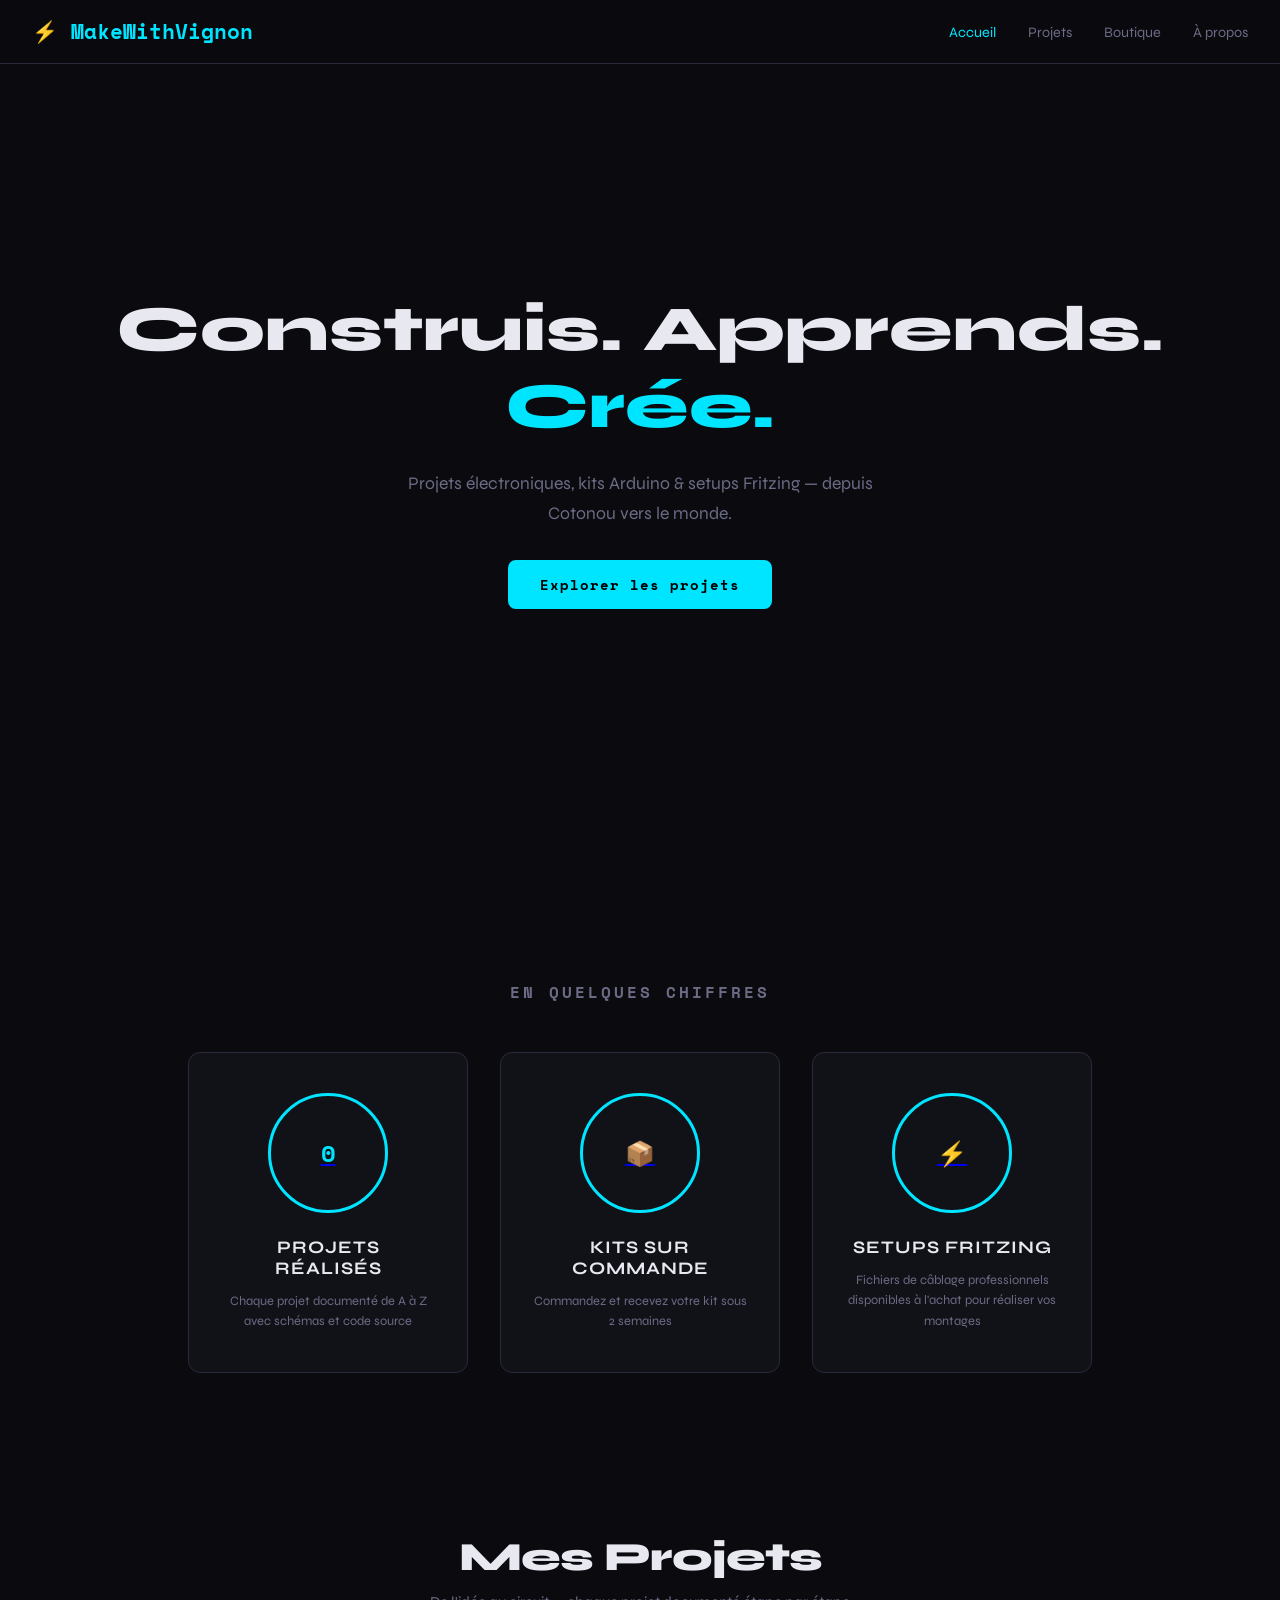
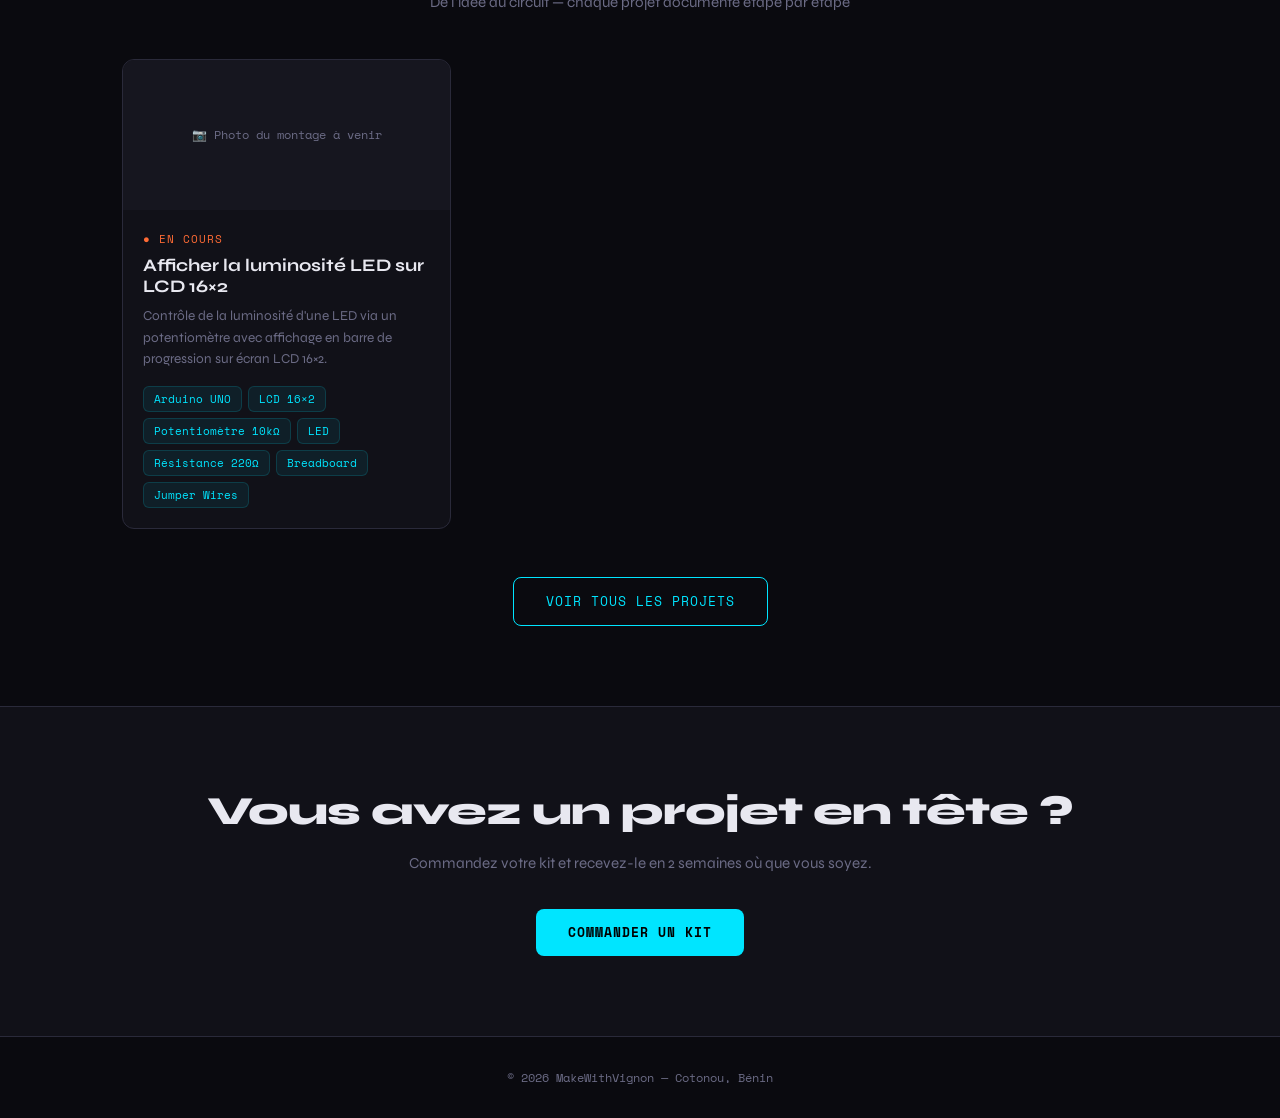
<file: index.html>
<!DOCTYPE html>
<html lang="fr">
<head>
    <meta charset="UTF-8">
    <meta name="viewport" content="width=device-width, initial-scale=1.0">
    <title>MakeWithVignon</title>
    <link href="https://fonts.googleapis.com/css2?family=Syne:wght@400;600;800&family=Space+Mono:wght@400;700&display=swap" rel="stylesheet">
    <link rel="stylesheet" href="css/style.css">
</head>
<body>

    <!-- NAVBAR -->
<nav>
    <div class="logo">⚡ MakeWithVignon</div>
    <ul>
        <li><a href="index.html" class="active">Accueil</a></li>
        <li><a href="projects.html">Projets</a></li>
        <li><a href="shop.html">Boutique</a></li>
        <li><a href="about.html">À propos</a></li>
    </ul>
</nav>

    <!-- HERO -->
    <section class="hero">
        <h1>Construis. Apprends. <span>Crée.</span></h1>
        <p>Projets électroniques, kits Arduino & setups Fritzing — depuis Cotonou vers le monde.</p>
        <a href="projects.html"><button>Explorer les projets</button></a>
    </section>

    <!-- STATS -->
<section class="stats">
    <h2 class="stats-title">En quelques chiffres</h2>
    <div class="stats-grid">
        <div class="stat-card">
  <a href="projects.html">
    <div class="stat-circle">0</div>
  </a>
  <div class="stat-main">Projets réalisés</div>
  <div class="stat-sub">Chaque projet documenté de A à Z avec schémas et code source</div>
</div>

<div class="stat-card">
  <a href="shop.html">
    <div class="stat-circle">📦</div>
  </a>
  <div class="stat-main">Kits sur commande</div>
  <div class="stat-sub">Commandez et recevez votre kit sous 2 semaines</div>
</div>

<div class="stat-card">
  <a href="shop.html">
    <div class="stat-circle">⚡</div>
  </a>
  <div class="stat-main">Setups Fritzing</div>
  <div class="stat-sub">Fichiers de câblage professionnels disponibles à l'achat pour réaliser vos montages</div>
</div>
    </div>
</section>

<!-- PROJETS -->
<section class="projets">
    <div class="projets-header">
        <h2>Mes Projets</h2>
        <p>De l'idée au circuit — chaque projet documenté étape par étape</p>
    </div>
    <div class="projets-grid">
        <div class="projet-card">
            <div class="projet-thumb">
                <div class="projet-placeholder">📷 Photo du montage à venir</div>
            </div>
            <div class="projet-body">
                <div class="projet-statut en-cours">● En cours</div>
                <div class="projet-titre">Afficher la luminosité LED sur LCD 16×2</div>
                <div class="projet-desc">Contrôle de la luminosité d'une LED via un potentiomètre avec affichage en barre de progression sur écran LCD 16×2.</div>
                <div class="projet-composants">
                    <span class="composant">Arduino UNO</span>
                    <span class="composant">LCD 16×2</span>
                    <span class="composant">Potentiomètre 10kΩ</span>
                    <span class="composant">LED</span>
                    <span class="composant">Résistance 220Ω</span>
                    <span class="composant">Breadboard</span>
                    <span class="composant">Jumper Wires</span>
                </div>
            </div>
        </div>
    </div>
    <div class="projets-footer">
        <a href="projects.html"><button>Voir tous les projets</button></a>
    </div>
</section>
<!-- CTA -->
<section class="cta">
    <h2>Vous avez un projet en tête ?</h2>
    <p>Commandez votre kit et recevez-le en 2 semaines où que vous soyez.</p>
    <a href="shop.html"><button>Commander un kit</button></a>
</section>

<!-- FOOTER -->
<footer>
    <p>© 2026 MakeWithVignon — Cotonou, Bénin</p>
</footer>


</body>
</html>
</file>
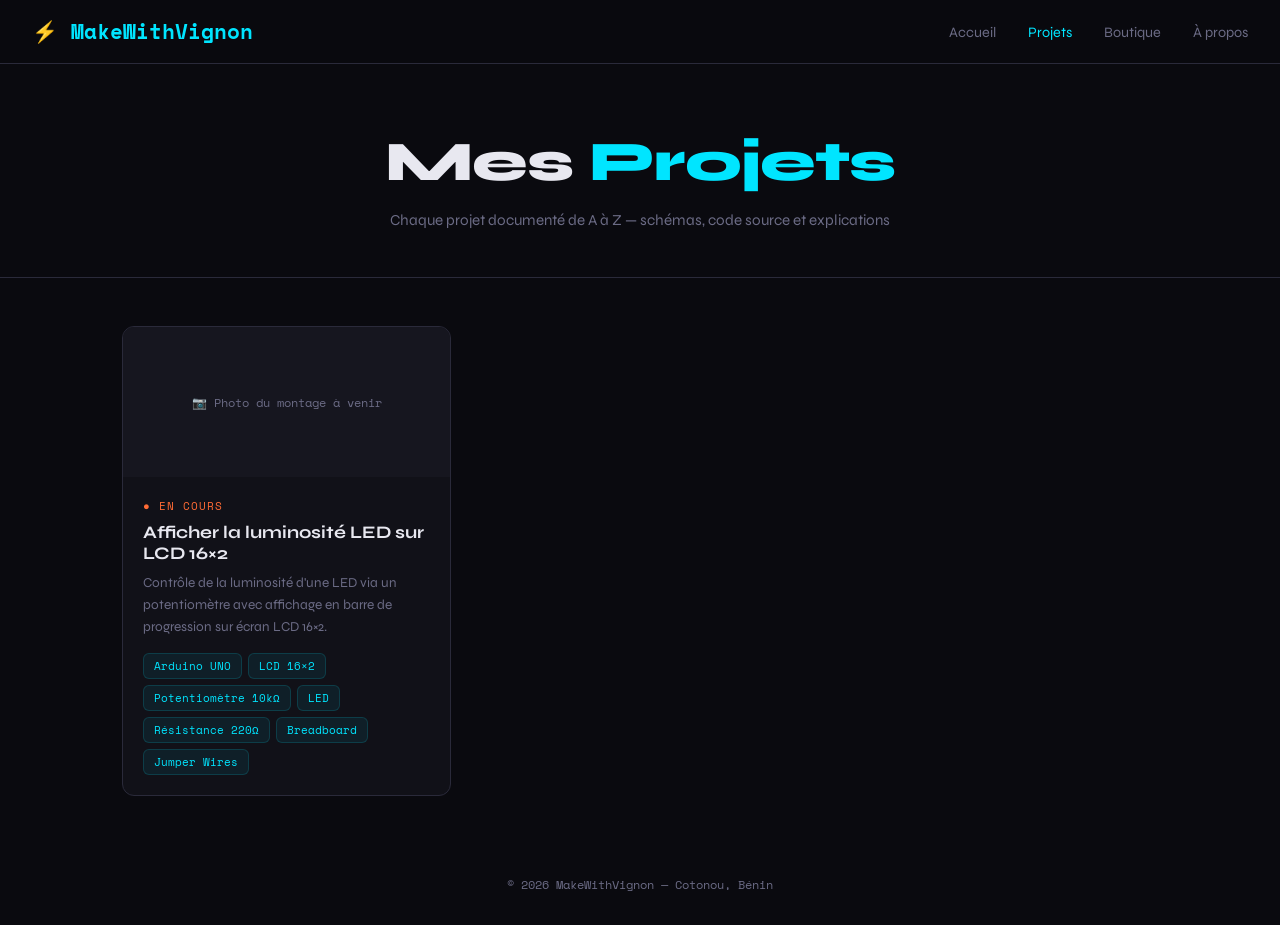
<file: projects.html>
<!DOCTYPE html>
<html lang="fr">
<head>
    <meta charset="UTF-8">
    <meta name="viewport" content="width=device-width, initial-scale=1.0">
    <title>Projets — MakeWithVignon</title>
    <link href="https://fonts.googleapis.com/css2?family=Syne:wght@400;600;800&family=Space+Mono:wght@400;700&display=swap" rel="stylesheet">
    <link rel="stylesheet" href="css/style.css">
</head>
<body>

    <!-- NAVBAR -->
    <nav>
        <div class="logo">⚡ MakeWithVignon</div>
        <ul>
            <li><a href="index.html">Accueil</a></li>
            <li><a href="projects.html" class="active">Projets</a></li>
            <li><a href="shop.html">Boutique</a></li>
            <li><a href="about.html">À propos</a></li>
        </ul>
    </nav>

    <!-- HEADER -->
    <section class="page-header">
        <h1>Mes <span>Projets</span></h1>
        <p>Chaque projet documenté de A à Z — schémas, code source et explications</p>
    </section>

    <!-- PROJETS GRID -->
    <section class="projets-page">
    <div class="projets-grid">
        <div class="projet-card">
            <div class="projet-thumb">
                <div class="projet-placeholder">📷 Photo du montage à venir</div>
            </div>
            <div class="projet-body">
                <div class="projet-statut en-cours">● En cours</div>
                <div class="projet-titre">Afficher la luminosité LED sur LCD 16×2</div>
                <div class="projet-desc">Contrôle de la luminosité d'une LED via un potentiomètre avec affichage en barre de progression sur écran LCD 16×2.</div>
                <div class="projet-composants">
                    <span class="composant">Arduino UNO</span>
                    <span class="composant">LCD 16×2</span>
                    <span class="composant">Potentiomètre 10kΩ</span>
                    <span class="composant">LED</span>
                    <span class="composant">Résistance 220Ω</span>
                    <span class="composant">Breadboard</span>
                    <span class="composant">Jumper Wires</span>
                </div>
            </div>
        </div>
    </div>
    </section>

    <!-- FOOTER -->
    <footer>
        <p>© 2026 MakeWithVignon — Cotonou, Bénin</p>
    </footer>

</body>
</html>
</file>
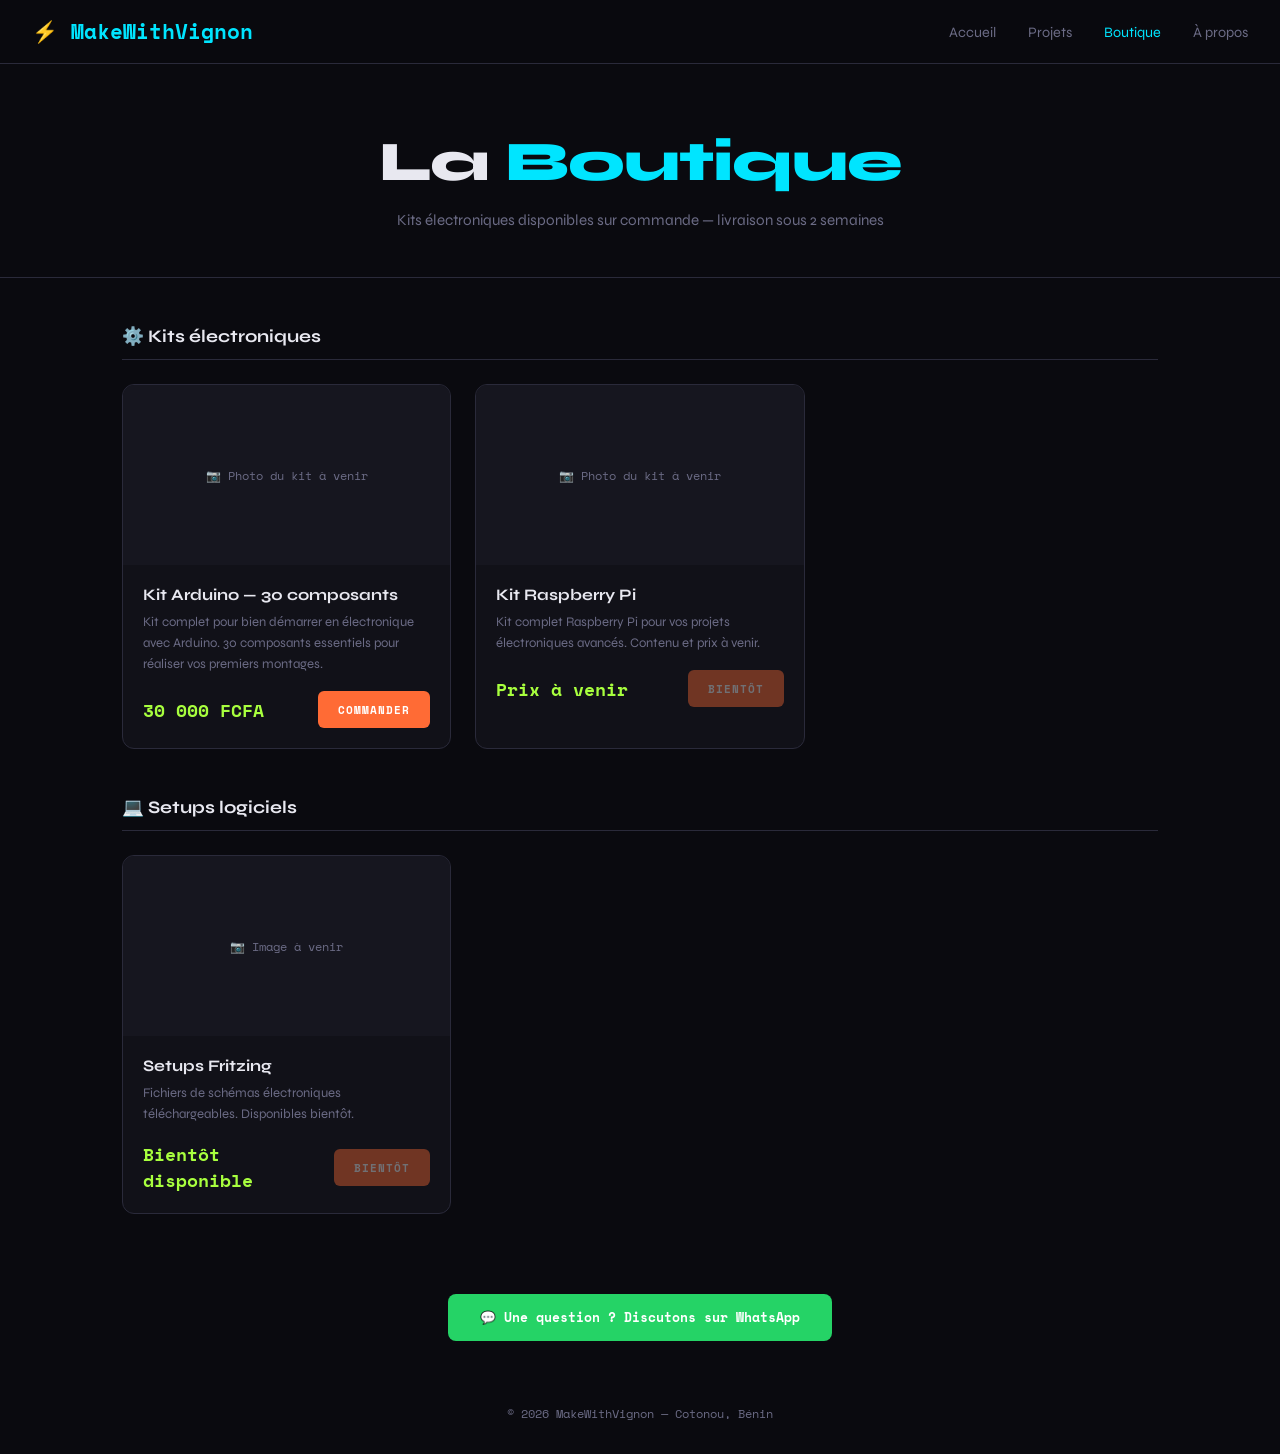
<file: shop.html>
<!DOCTYPE html>
<html lang="fr">
<head>
    <meta charset="UTF-8">
    <meta name="viewport" content="width=device-width, initial-scale=1.0">
    <title>Boutique — MakeWithVignon</title>
    <link href="https://fonts.googleapis.com/css2?family=Syne:wght@400;600;800&family=Space+Mono:wght@400;700&display=swap" rel="stylesheet">
    <link rel="stylesheet" href="css/style.css">
</head>
<body>

    <!-- NAVBAR -->
    <nav>
        <div class="logo">⚡ MakeWithVignon</div>
        <ul>
            <li><a href="index.html">Accueil</a></li>
            <li><a href="projects.html">Projets</a></li>
            <li><a href="shop.html" class="active">Boutique</a></li>
            <li><a href="about.html">À propos</a></li>
        </ul>
    </nav>

    <!-- HEADER -->
    <section class="page-header">
        <h1>La <span>Boutique</span></h1>
        <p>Kits électroniques disponibles sur commande — livraison sous 2 semaines</p>
    </section>

    <!-- KITS -->
    <section class="shop-page">

        <div class="shop-section-title">⚙️ Kits électroniques</div>
        <div class="shop-grid">

            <!-- KIT ARDUINO -->
            <div class="kit-card">
                <div class="kit-thumb">
                    <div class="projet-placeholder">📷 Photo du kit à venir</div>
                </div>
                <div class="kit-body">
                    <div class="kit-nom">Kit Arduino — 30 composants</div>
                    <div class="kit-desc">Kit complet pour bien démarrer en électronique avec Arduino. 30 composants essentiels pour réaliser vos premiers montages.</div>
                    <div class="kit-footer">
                        <div class="kit-prix">30 000 FCFA</div>
                        <button class="btn-commander" onclick="ouvrirFormulaire('Kit Arduino — 30 composants', '30 000 FCFA')">Commander</button>
                    </div>
                </div>
            </div>

            <!-- KIT RASPBERRY -->
            <div class="kit-card">
                <div class="kit-thumb">
                    <div class="projet-placeholder">📷 Photo du kit à venir</div>
                </div>
                <div class="kit-body">
                    <div class="kit-nom">Kit Raspberry Pi</div>
                    <div class="kit-desc">Kit complet Raspberry Pi pour vos projets électroniques avancés. Contenu et prix à venir.</div>
                    <div class="kit-footer">
                        <div class="kit-prix">Prix à venir</div>
                        <button class="btn-commander" disabled style="opacity:0.4;cursor:not-allowed">Bientôt</button>
                    </div>
                </div>
            </div>

        </div>

        <!-- SETUPS -->
        <div class="shop-section-title" style="margin-top:3rem">💻 Setups logiciels</div>
        <div class="shop-grid">
            <div class="kit-card">
                <div class="kit-thumb">
                    <div class="projet-placeholder">📷 Image à venir</div>
                </div>
                <div class="kit-body">
                    <div class="kit-nom">Setups Fritzing</div>
                    <div class="kit-desc">Fichiers de schémas électroniques téléchargeables. Disponibles bientôt.</div>
                    <div class="kit-footer">
                        <div class="kit-prix">Bientôt disponible</div>
                        <button class="btn-commander" disabled style="opacity:0.4;cursor:not-allowed">Bientôt</button>
                    </div>
                </div>
            </div>
        </div>

    </section>

    <!-- WHATSAPP -->
    <div class="whatsapp-btn">
        <a href="https://wa.me/2290141822980?text=Bonjour%20MakeWithVignon%2C%20j%27ai%20une%20question..." target="_blank">
            💬 Une question ? Discutons sur WhatsApp
        </a>
    </div>

    <!-- FORMULAIRE DE COMMANDE -->
    <div class="modal-overlay" id="modalCommande">
        <div class="modal">
            <div class="modal-header">
                <h3>Commander un kit</h3>
                <button class="modal-close" onclick="fermerFormulaire()">✕</button>
            </div>
            <div class="modal-body">
                <div class="field">
                    <label>Nom complet *</label>
                    <input type="text" id="nom" placeholder="Votre nom et prénom">
                </div>
                <div class="field">
                    <label>Numéro de téléphone *</label>
                    <input type="tel" id="telephone" placeholder="Ex: 97000000">
                </div>
                <div class="field">
                    <label>Ville / Quartier *</label>
                    <input type="text" id="adresse" placeholder="Ex: Cotonou, Akpakpa">
                </div>
                <div class="field">
                    <label>Kit choisi</label>
                    <input type="text" id="kit" readonly>
                </div>
                <div class="field">
                    <label>Quantité *</label>
                    <input type="number" id="quantite" value="1" min="1">
                </div>
                <button class="btn-payer" onclick="confirmerCommande()">Confirmer la commande →</button>
            </div>
        </div>
    </div>

    <!-- PAGE CONFIRMATION -->
    <div class="modal-overlay" id="modalConfirmation">
        <div class="modal">
            <div class="modal-header">
                <h3>✅ Commande enregistrée !</h3>
                <button class="modal-close" onclick="fermerConfirmation()">✕</button>
            </div>
            <div class="modal-body">
                <p class="confirmation-text">Merci pour votre commande ! Effectuez votre paiement via Mobile Money puis envoyez la capture du paiement sur WhatsApp.</p>

                <div class="paiement-instructions">
                    <div class="paiement-option">
    <div class="paiement-titre">📱 MTN Mobile Money</div>
    <div class="paiement-code">*880#</div>
    <div class="paiement-detail numero-copy">
        <span>Numéro : 01 62 46 34 76</span>
        <button class="btn-copier" onclick="copierNumero('0162463476', this)">Copier</button>
    </div>
    <div class="paiement-detail">Nom : KANLINHANON Vignon Cadel Lévis</div>
</div>

<div class="paiement-option">
    <div class="paiement-titre">📱 Moov Money</div>
    <div class="paiement-code">*155#</div>
    <div class="paiement-detail numero-copy">
        <span>Numéro : 01 58 14 25 80</span>
        <button class="btn-copier" onclick="copierNumero('0158142580', this)">Copier</button>
    </div>
    <div class="paiement-detail">Nom : KANLINHANON Vignon Cadel Lévis</div>
</div>

<div class="paiement-option" style="border-bottom:none;padding-bottom:0">
    <div class="paiement-titre">📱 Celtiis</div>
    <div class="paiement-code">*555#</div>
    <div class="paiement-detail numero-copy">
        <span>Numéro : 01 47 80 94 13</span>
        <button class="btn-copier" onclick="copierNumero('0147809413', this)">Copier</button>
    </div>
    <div class="paiement-detail">Nom : KANLINHANON Vignon Cadel Lévis</div>
</div>
                </div>

                <a href="https://wa.me/2290141822980?text=Bonjour%2C%20voici%20ma%20capture%20de%20paiement%20pour%20ma%20commande%20MakeWithVignon" target="_blank">
                    <button class="btn-payer" style="margin-top:1rem">📲 Envoyer la capture sur WhatsApp</button>
                </a>
            </div>
        </div>
    </div>

    <!-- FOOTER -->
    <footer>
        <p>© 2026 MakeWithVignon — Cotonou, Bénin</p>
    </footer>

    <script>
        function ouvrirFormulaire(kitNom, kitPrix) {
            document.getElementById('kit').value = kitNom + ' — ' + kitPrix;
            document.getElementById('modalCommande').style.display = 'flex';
        }

        function fermerFormulaire() {
            document.getElementById('modalCommande').style.display = 'none';
        }

        function confirmerCommande() {
            const nom = document.getElementById('nom').value;
            const telephone = document.getElementById('telephone').value;
            const adresse = document.getElementById('adresse').value;

            if (!nom || !telephone || !adresse) {
                alert('Veuillez remplir tous les champs obligatoires.');
                return;
            }

            fermerFormulaire();
            document.getElementById('modalConfirmation').style.display = 'flex';
        }

        function fermerConfirmation() {
            document.getElementById('modalConfirmation').style.display = 'none';
        }

   function copierNumero(numero, btn) {
    navigator.clipboard.writeText(numero).then(() => {
        btn.textContent = '✅ Copié !';
        btn.classList.add('copie');
        setTimeout(() => {
            btn.textContent = 'Copier';
            btn.classList.remove('copie');
        }, 2000);
    });
}
    </script>

</body>
</html>
</file>
<file: css/style.css>
* {
    margin: 0;
    padding: 0;
    box-sizing: border-box;
}

body {
    background-color: #0a0a0f;
    color: #e8e8f0;
    font-family: 'Syne', sans-serif;
}

/* NAVBAR */
nav {
    display: flex;
    justify-content: space-between;
    align-items: center;
    padding: 1rem 2rem;
    background: rgba(10,10,15,0.95);
    border-bottom: 1px solid #2a2a3a;
    position: fixed;
    width: 100%;
    top: 0;
    z-index: 100;
}

.logo {
    font-size: 1.3rem;
    font-weight: bold;
    color: #00e5ff;
}

nav ul {
    list-style: none;
    display: flex;
    gap: 2rem;
}

nav ul a {
    color: #6b6b85;
    text-decoration: none;
    font-size: 0.9rem;
    transition: color 0.2s;
}

nav ul a:hover {
    color: #00e5ff;
}

/* HERO */
.hero {
    min-height: 100vh;
    display: flex;
    flex-direction: column;
    align-items: center;
    justify-content: center;
    text-align: center;
    padding: 2rem;
}

.hero h1 {
    font-size: 4rem;
    font-weight: 800;
    margin-bottom: 1.5rem;
}

.hero h1 span {
    color: #00e5ff;
}

.hero p {
    font-size: 1.1rem;
    color: #6b6b85;
    max-width: 500px;
    margin-bottom: 2rem;
    line-height: 1.7;
}

.hero button {
    background: #00e5ff;
    color: #000;
    border: none;
    padding: 14px 32px;
    border-radius: 8px;
    font-size: 0.9rem;
    font-weight: 700;
    cursor: pointer;
    transition: all 0.2s;
}

.hero button:hover {
    transform: translateY(-2px);
    box-shadow: 0 8px 24px rgba(0,229,255,0.3);
}

.logo {
    font-family: 'Space Mono', monospace;
}

.hero button {
    font-family: 'Space Mono', monospace;
    letter-spacing: 1px;
}

/* STATS */
.stats {
    padding: 5rem 2rem;
    text-align: center;
}

.stats-title {
    font-size: 1rem;
    text-transform: uppercase;
    letter-spacing: 3px;
    color: #6b6b85;
    margin-bottom: 3rem;
    font-family: 'Space Mono', monospace;
}

.stats-grid {
    display: flex;
    justify-content: center;
    gap: 2rem;
    flex-wrap: wrap;
    max-width: 1000px;
    margin: 0 auto;
}

.stat-card {
    background: #111118;
    border: 1px solid #2a2a3a;
    border-radius: 12px;
    padding: 2.5rem 2rem;
    width: 280px;
    transition: all 0.3s;
}

.stat-card:hover {
    border-color: #00e5ff;
    transform: translateY(-4px);
    box-shadow: 0 0 30px rgba(0,229,255,0.1);
}

.stat-circle {
    width: 120px;
    height: 120px;
    border-radius: 50%;
    border: 3px solid #00e5ff;
    display: flex;
    align-items: center;
    justify-content: center;
    margin: 0 auto 1.5rem;
    font-family: 'Space Mono', monospace;
    font-size: 1.5rem;
    font-weight: 700;
    color: #00e5ff;
}

.stat-main {
    font-size: 1.1rem;
    font-weight: 700;
    margin-bottom: 0.75rem;
    text-transform: uppercase;
    letter-spacing: 1px;
}

.stat-sub {
    font-size: 0.8rem;
    color: #6b6b85;
    line-height: 1.6;
}

/* PROJETS */
.projets {
    padding: 5rem 2rem;
    max-width: 1100px;
    margin: 0 auto;
}

.projets-header {
    text-align: center;
    margin-bottom: 3rem;
}

.projets-header h2 {
    font-size: 2.5rem;
    font-weight: 800;
    letter-spacing: -1px;
    margin-bottom: 0.75rem;
}

.projets-header p {
    color: #6b6b85;
    font-size: 0.95rem;
}

.projets-grid {
    display: grid;
    grid-template-columns: repeat(auto-fill, minmax(300px, 1fr));
    gap: 1.5rem;
}

.projet-card {
    background: #111118;
    border: 1px solid #2a2a3a;
    border-radius: 12px;
    overflow: hidden;
    transition: all 0.3s;
    cursor: pointer;
}

.projet-card:hover {
    border-color: #00e5ff;
    transform: translateY(-4px);
    box-shadow: 0 0 30px rgba(0,229,255,0.1);
}

.projet-thumb {
    height: 150px;
    background: #16161f;
    display: flex;
    align-items: center;
    justify-content: center;
    font-size: 3rem;
}

.projet-body {
    padding: 1.25rem;
}

.projet-statut {
    font-family: 'Space Mono', monospace;
    font-size: 0.7rem;
    text-transform: uppercase;
    letter-spacing: 1px;
    margin-bottom: 0.5rem;
}

.en-cours {
    color: #ff6b35;
}

.termine {
    color: #a8ff3e;
}

.projet-titre {
    font-size: 1.1rem;
    font-weight: 700;
    margin-bottom: 0.5rem;
}

.projet-desc {
    font-size: 0.85rem;
    color: #6b6b85;
    line-height: 1.6;
}

.projets-footer {
    text-align: center;
    margin-top: 3rem;
}

.projets-footer button {
    background: transparent;
    color: #00e5ff;
    border: 1px solid #00e5ff;
    padding: 14px 32px;
    border-radius: 8px;
    font-family: 'Space Mono', monospace;
    font-size: 0.8rem;
    cursor: pointer;
    transition: all 0.2s;
    text-transform: uppercase;
    letter-spacing: 1px;
}

.projets-footer button:hover {
    background: #00e5ff;
    color: #000;
}

/* CTA */
.cta {
    background: #111118;
    border-top: 1px solid #2a2a3a;
    border-bottom: 1px solid #2a2a3a;
    padding: 5rem 2rem;
    text-align: center;
}

.cta h2 {
    font-size: 2.5rem;
    font-weight: 800;
    letter-spacing: -1px;
    margin-bottom: 1rem;
}

.cta p {
    color: #6b6b85;
    font-size: 0.95rem;
    max-width: 500px;
    margin: 0 auto 2rem;
    line-height: 1.7;
}

.cta button {
    background: #00e5ff;
    color: #000;
    border: none;
    padding: 14px 32px;
    border-radius: 8px;
    font-family: 'Space Mono', monospace;
    font-size: 0.8rem;
    font-weight: 700;
    cursor: pointer;
    text-transform: uppercase;
    letter-spacing: 1px;
    transition: all 0.2s;
}

.cta button:hover {
    transform: translateY(-2px);
    box-shadow: 0 8px 24px rgba(0,229,255,0.3);
}

/* FOOTER */
footer {
    padding: 2rem;
    text-align: center;
    color: #6b6b85;
    font-family: 'Space Mono', monospace;
    font-size: 0.75rem;
}

.cta-buttons {
    display: flex;
    gap: 1rem;
    justify-content: center;
    flex-wrap: wrap;
}

.btn-outline {
    background: transparent;
    color: #00e5ff;
    border: 1px solid #00e5ff;
    padding: 14px 32px;
    border-radius: 8px;
    font-family: 'Space Mono', monospace;
    font-size: 0.8rem;
    cursor: pointer;
    text-transform: uppercase;
    letter-spacing: 1px;
    transition: all 0.2s;
}

.btn-outline:hover {
    background: #00e5ff;
    color: #000;
}

/* PAGE HEADER */
.page-header {
    padding: 8rem 2rem 3rem;
    text-align: center;
    border-bottom: 1px solid #2a2a3a;
}

.page-header h1 {
    font-size: 3.5rem;
    font-weight: 800;
    letter-spacing: -1px;
    margin-bottom: 1rem;
}

.page-header h1 span {
    color: #00e5ff;
}

.page-header p {
    color: #6b6b85;
    font-size: 0.95rem;
}

/* PROJETS PAGE */
.projets-page {
    max-width: 1100px;
    margin: 0 auto;
    padding: 3rem 2rem;
}

/* NAVBAR ACTIVE */
nav ul a.active {
    color: #00e5ff;
}

/* COMPOSANTS */
.projet-composants {
    display: flex;
    flex-wrap: wrap;
    gap: 6px;
    margin-top: 1rem;
}

.composant {
    background: rgba(0,229,255,0.07);
    border: 1px solid rgba(0,229,255,0.15);
    border-radius: 6px;
    padding: 4px 10px;
    font-family: 'Space Mono', monospace;
    font-size: 0.68rem;
    color: #00e5ff;
}

.projet-placeholder {
    font-family: 'Space Mono', monospace;
    font-size: 0.75rem;
    color: #6b6b85;
    text-align: center;
}

/* SHOP */
.shop-page {
    max-width: 1100px;
    margin: 0 auto;
    padding: 3rem 2rem;
}

.shop-grid {
    display: grid;
    grid-template-columns: repeat(auto-fill, minmax(300px, 1fr));
    gap: 1.5rem;
}

.kit-card {
    background: #111118;
    border: 1px solid #2a2a3a;
    border-radius: 12px;
    overflow: hidden;
    transition: all 0.3s;
}

.kit-card:hover {
    border-color: #ff6b35;
    transform: translateY(-4px);
    box-shadow: 0 0 30px rgba(255,107,53,0.1);
}

.kit-thumb {
    height: 180px;
    background: #16161f;
    display: flex;
    align-items: center;
    justify-content: center;
}

.kit-body {
    padding: 1.25rem;
}

.kit-nom {
    font-size: 1rem;
    font-weight: 700;
    margin-bottom: 0.5rem;
}

.kit-desc {
    font-size: 0.82rem;
    color: #6b6b85;
    line-height: 1.6;
    margin-bottom: 1rem;
}

.kit-composants {
    display: flex;
    flex-wrap: wrap;
    gap: 6px;
    margin-bottom: 1.25rem;
}

.kit-footer {
    display: flex;
    align-items: center;
    justify-content: space-between;
}

.kit-prix {
    font-family: 'Space Mono', monospace;
    font-size: 1.1rem;
    color: #a8ff3e;
    font-weight: 700;
}

.btn-commander {
    background: #ff6b35;
    color: #fff;
    border: none;
    padding: 10px 20px;
    border-radius: 6px;
    font-family: 'Space Mono', monospace;
    font-size: 0.7rem;
    font-weight: 700;
    cursor: pointer;
    text-transform: uppercase;
    letter-spacing: 1px;
    transition: all 0.2s;
}

.btn-commander:hover {
    transform: scale(1.05);
    background: #ff8a5c;
}

/* SHOP SECTION TITLE */
.shop-section-title {
    font-size: 1.1rem;
    font-weight: 700;
    margin-bottom: 1.5rem;
    padding-bottom: 0.75rem;
    border-bottom: 1px solid #2a2a3a;
}

/* WHATSAPP */
.whatsapp-btn {
    text-align: center;
    padding: 2rem;
}

.whatsapp-btn a {
    display: inline-block;
    background: #25D366;
    color: #fff;
    text-decoration: none;
    padding: 14px 32px;
    border-radius: 8px;
    font-family: 'Space Mono', monospace;
    font-size: 0.8rem;
    font-weight: 700;
    transition: all 0.2s;
}

.whatsapp-btn a:hover {
    transform: translateY(-2px);
    box-shadow: 0 8px 24px rgba(37,211,102,0.3);
}

/* MODAL */
.modal-overlay {
    display: none;
    position: fixed;
    inset: 0;
    background: rgba(0,0,0,0.85);
    backdrop-filter: blur(8px);
    z-index: 1000;
    align-items: center;
    justify-content: center;
    padding: 2rem;
}

.modal {
    background: #16161f;
    border: 1px solid #2a2a3a;
    border-radius: 16px;
    max-width: 500px;
    width: 100%;
    max-height: 85vh;
    overflow-y: auto;
}

.modal-header {
    padding: 1.5rem 1.5rem 1rem;
    border-bottom: 1px solid #2a2a3a;
    display: flex;
    align-items: center;
    justify-content: space-between;
}

.modal-header h3 {
    font-size: 1.1rem;
    font-weight: 700;
}

.modal-close {
    background: #2a2a3a;
    border: none;
    color: #fff;
    width: 32px;
    height: 32px;
    border-radius: 6px;
    cursor: pointer;
    font-size: 0.9rem;
    transition: background 0.2s;
}

.modal-close:hover { background: #ff6b35; }

.modal-body {
    padding: 1.5rem;
    display: flex;
    flex-direction: column;
    gap: 1rem;
}

.field {
    display: flex;
    flex-direction: column;
    gap: 6px;
}

.field label {
    font-family: 'Space Mono', monospace;
    font-size: 0.68rem;
    color: #00e5ff;
    text-transform: uppercase;
    letter-spacing: 1px;
}

.field input {
    background: #111118;
    border: 1px solid #2a2a3a;
    border-radius: 8px;
    padding: 10px 14px;
    color: #e8e8f0;
    font-family: 'Syne', sans-serif;
    font-size: 0.9rem;
    outline: none;
    transition: border-color 0.2s;
}

.field input:focus {
    border-color: #00e5ff;
}

.btn-payer {
    background: #00e5ff;
    color: #000;
    border: none;
    padding: 14px;
    border-radius: 8px;
    font-family: 'Space Mono', monospace;
    font-size: 0.8rem;
    font-weight: 700;
    cursor: pointer;
    text-transform: uppercase;
    letter-spacing: 1px;
    width: 100%;
    transition: all 0.2s;
    text-decoration: none;
    display: block;
    text-align: center;
}

.btn-payer:hover {
    transform: translateY(-2px);
    box-shadow: 0 8px 24px rgba(0,229,255,0.25);
}

/* CONFIRMATION */
.confirmation-text {
    font-size: 0.88rem;
    color: #6b6b85;
    line-height: 1.6;
}

.paiement-instructions {
    background: #111118;
    border: 1px solid #2a2a3a;
    border-radius: 10px;
    padding: 1.25rem;
    display: flex;
    flex-direction: column;
    gap: 1rem;
}

.paiement-option {
    padding-bottom: 1rem;
    border-bottom: 1px solid #2a2a3a;
}

.paiement-option:last-of-type {
    border-bottom: none;
    padding-bottom: 0;
}

.paiement-titre {
    font-weight: 700;
    font-size: 0.9rem;
    margin-bottom: 0.25rem;
}

.paiement-code {
    font-family: 'Space Mono', monospace;
    font-size: 1.1rem;
    color: #00e5ff;
    font-weight: 700;
}

.paiement-detail {
    font-size: 0.78rem;
    color: #6b6b85;
    margin-top: 0.25rem;
}

.paiement-numero {
    font-family: 'Space Mono', monospace;
    font-size: 0.8rem;
    color: #6b6b85;
    text-align: center;
    padding-top: 0.5rem;
}

.paiement-numero span {
    color: #a8ff3e;
    font-weight: 700;
}

/*.stat-circle a,
a .stat-circle {
  text-decoration: none;
  transition: transform 0.2s;
  display: block;
}

a .stat-circle:hover {
  transform: scale(1.1);
  cursor: pointer;
}*/

.numero-copy {
    display: flex;
    align-items: center;
    gap: 0.5rem;
}

.btn-copier {
    font-family: 'Space Mono', monospace;
    font-size: 0.65rem;
    font-weight: 700;
    padding: 4px 12px;
    background: #a8ff3e;
    border: none;
    color: #000;
    border-radius: 4px;
    cursor: pointer;
    text-transform: uppercase;
    letter-spacing: 1px;
    transition: all 0.2s;
    white-space: nowrap;
}

.btn-copier:hover {
    background: #c8ff6e;
    transform: scale(1.05);
}

.btn-copier.copie {
    background: #25D366;
    color: #fff;
}
</file>
